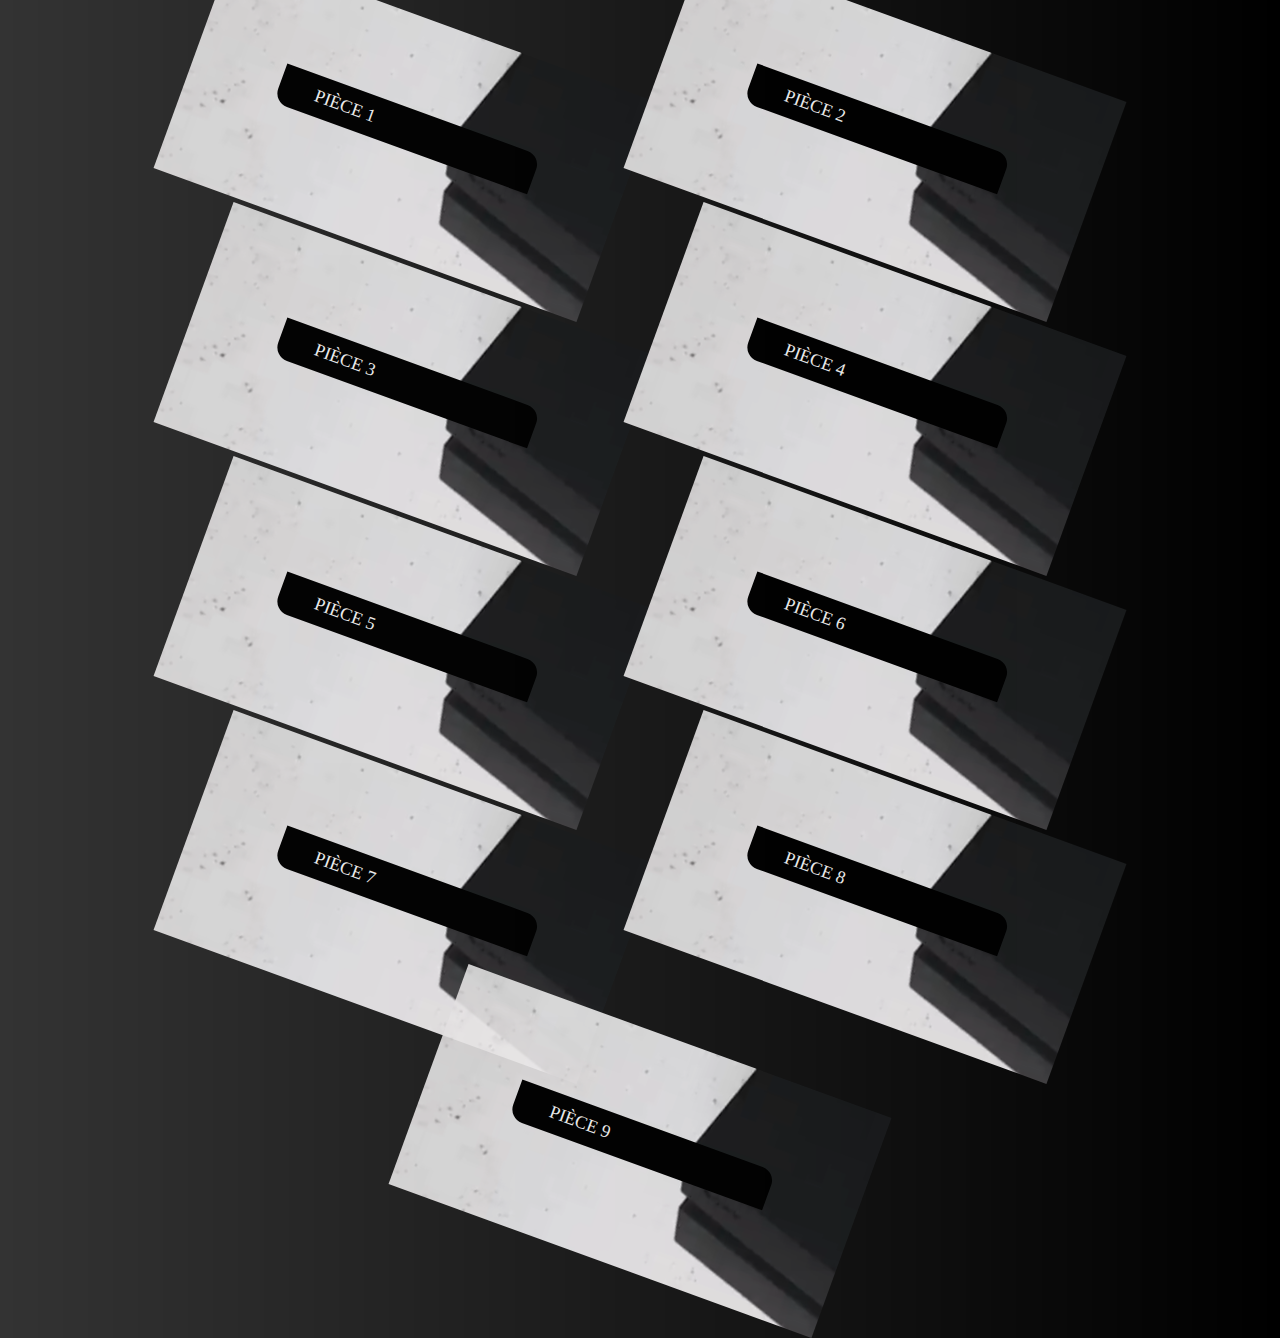
<file: index.html>
<!DOCTYPE html>
<html lang="en">
<head>
    <meta charset="UTF-8">
    <meta http-equiv="X-UA-Compatible" content="IE=edge">
    <meta name="viewport" content="width=device-width, initial-scale=1.0">
    <title>Mon parcour ...</title>
    <style>
        *{
            padding: 0;
            margin: 0;
            box-sizing: border-box;
        }
        body{
            background: linear-gradient(to left, #000, #000c);
            overflow: hidden;
        }
        .content{
            display: flex;
            justify-content: center;
            align-items: center;
            flex-direction: row;
            flex-wrap: wrap;
            margin: 2vh;
            gap: 20px;
        }
        .content .container{
            background: url('fond-tmp.png');
            height: 26vh;
            width: 50vh;
            transition: transform 0.5s;
            cursor: pointer;
            opacity: 90%;
            transform: rotate(20deg);
        }
        .container::after{
            content: '';
            background: #000;
        }
        .container:hover{
            transform: scale(1.1);
            /* background: #000; */
            opacity: 100%;
            z-index: 999;
        }
        .container p{
            background: #000;
            font-size: 18px;
            border-top-right-radius: 0.8em;
            border-bottom-left-radius: 0.8em;
            padding: 10px;
            margin: 10vh;
            transition: 1s;
        }
        .container p:hover{
            transform: scale(1.1);
            height: 100%;
        }
        .container p a{
            position: relative;
            color: #fff;
            left: 1.5em;
            text-transform: uppercase;
            text-decoration: none;
            transition: 0.5s;
            z-index: 99999;
        }
        .container p a:hover{
            color: #000;
            text-decoration: underline;
        }
        .container p span{
            position: absolute;
            display: flex;
            justify-content: center;
            align-items: center;
            color: transparent;
            top: 40px;
            left: 0;
            padding: 4px;
            height: 100%;
            font-size: 10px;
            transform: translateY(-40px);
            transition: 1s;
            flex-wrap: wrap;
            overflow: hidden;
        }
        .container p span:hover{
            background: #5e5e5e42;
            color: #000;
            font-weight: bold;
        }

        .content .container:nth-child(1) p:hover{background: url('1.png') no-repeat;background-size: cover;}
        .content .container:nth-child(2) p:hover{background: url('2.png') no-repeat;background-size: cover;}
        .content .container:nth-child(3) p:hover{background: url('3.png') no-repeat;background-size: cover;}
        .content .container:nth-child(4) p:hover{background: url('4.png') no-repeat;background-size: cover;}
        .content .container:nth-child(5) p:hover{background: url('5.png') no-repeat;background-size: cover;}
        .content .container:nth-child(6) p:hover{background: url('6.png') no-repeat;background-size: cover;}
        .content .container:nth-child(7) p:hover{background: url('7.png') no-repeat;background-size: cover;}
        .content .container:nth-child(8) p:hover{background: url('8.png') no-repeat;background-size: cover;}
        .content .container:nth-child(9) p:hover{background: url('9.png') no-repeat;background-size: cover;}
        
        @media (max-width:480px) {
            body{
                overflow: scroll;
            }
            .content .container{
                transform: rotate(0deg);
            }
        }
    </style>
</head>
<body>
    <div class="content">
        <div class="container">
            <p>
                <a target="_blank" href="1.Cercles-bois/">Pièce 1</a>
                <span>Reproduire l'image du bon-homme de neige.</span>
            </p>
        </div>
        <div class="container">
            <p>
                <a target="_blank" href="2.google-home/google-home.html">Pièce 2</a>
                <span>Reproduire la page d'acceuil de google.</span>
            </p>
        </div>
        <div class="container">
            <p>
                <a target="_blank" href="3.Piano/">Pièce 3</a>
                <span>Reproduire le piano. PS: c'etait bien instructif.</span>
            </p>
        </div>
        <div class="container">
            <p>
                <a target="_blank" href="4.Form-Enq/">Pièce 4</a>
                <span>Répliquer le formulaire d'enquête ci-dessous avec la partie en fond bleu et vous assurant que vos champs sont alignés comme dans l’image (le texte aussi)</span>
            </p>
        </div>
        <div class="container">
            <p>
                <a target="_blank" href="5.Page-Vente/page.html">Pièce 5</a>
                <span>Créer la page d’un produit comme celle-ci, vous pourrez ajouter des éléments comme le prix, le vendeur et autres</span>
            </p>
        </div>
        <div class="container">
            <p>
                <a target="_blank" href="6.Resutat google/page.html">Pièce 6</a>
                <span>Répliquer la page de résultat de recherche de google</span>
            </p>
        </div>
        <div class="container">
            <p>
                <a target="_blank" href="7.Form Arima Hotel/">Pièce 7</a>
                <span>Reproduire la page d'acceuil de Hotel Arina : Formulaire d'inscription</span>
            </p>
        </div>
        <div class="container">
            <p>
                <a target="_blank" href="8.Map-form/">Pièce 8</a>
                <span>Repliquer le formulaire avec google map, je croit :|</span>
            </p>
        </div>
        <div class="container">
            <p>
                <a target="_blank" href="9.Page-Articles/">Pièce 9</a>
                <span>Reproduire la page de presentation d'article. PS: J'avait plus le fichier qui contenais les images a utiliser , je me suis debrouiller </span>
            </p>
        </div>
    </div>
</body>
</html>
</file>
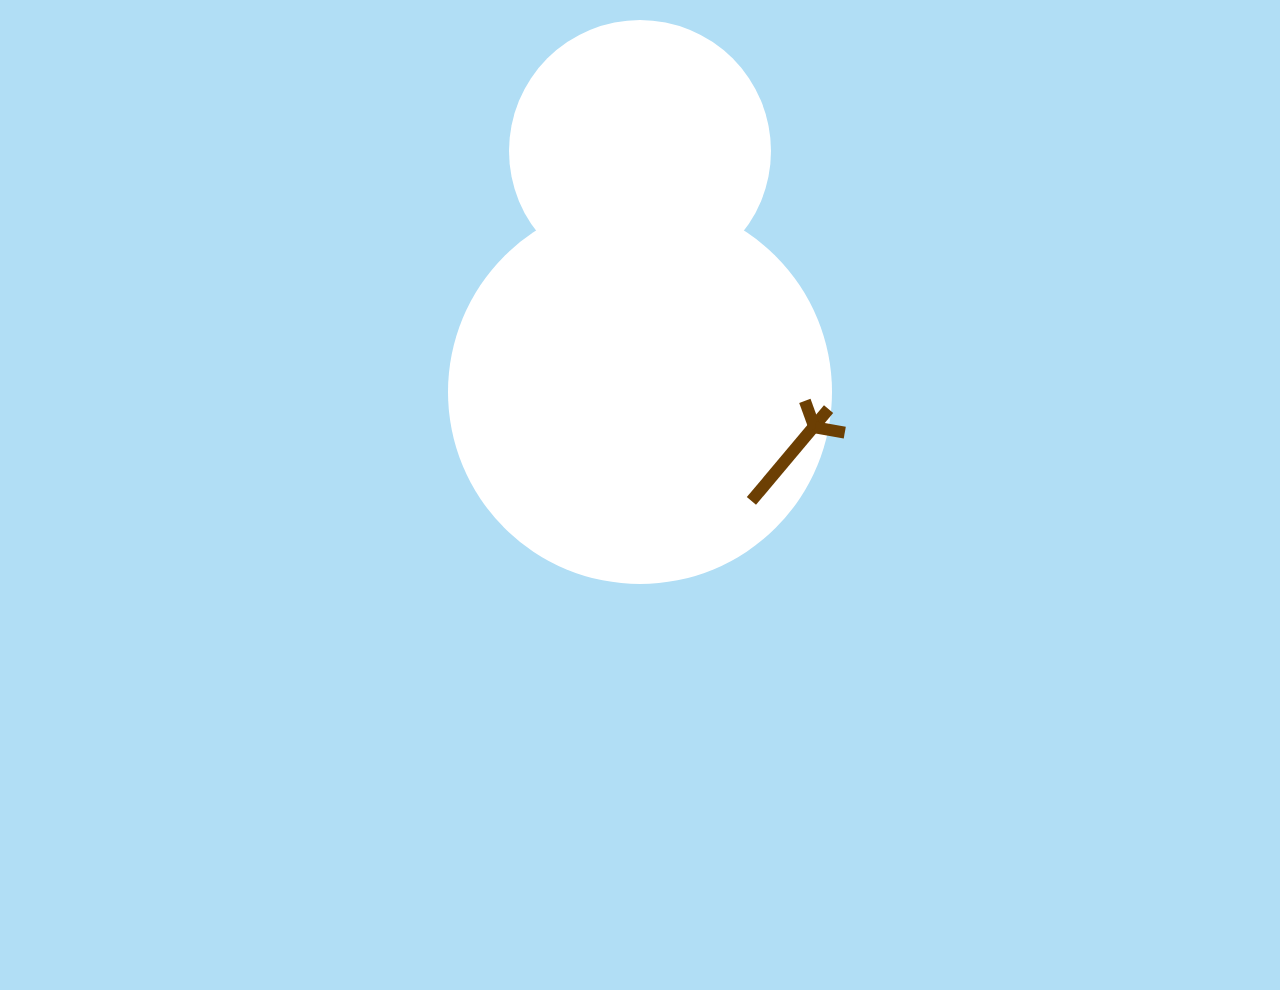
<file: 1.Cercles-bois/index.html>
<!DOCTYPE html>
<html lang="fr">
<head>
    <meta charset="UTF-8">
    <meta http-equiv="X-UA-Compatible" content="IE=edge">
    <meta name="viewport" content="width=device-width, initial-scale=1.0">
    <title>Bonhomme de Neige</title>
    <style>
        *{
            margin: 0;
            padding: 0;
            box-sizing: border-box;
        }
        body{
            display: flex;
            justify-content: center;
            justify-items: center;
            background: #b1def5;
            height: 100hv;
            overflow: hidden;
        }
        .circle{
            position: absolute;
            top: 20px;
            padding: 8.2em;
            border-radius: 100vh;
            background: #fff;
        }
        .circle:nth-child(2){
            transform: translateY(180px);
            padding: 12em;
        }
        .branchs{
            position: relative;
            display: flex;
            justify-content: center;
            align-items: center;
            top: 10vh;
            height: 100vh;
        }
        .branch{
            position: absolute;
            background: #6c3f03;
        }
        .branch:nth-child(1){
            padding: 6px 60px;
            margin: 0 0 170px 300px;
            transform: rotateZ(130deg);
        }
        .branch:nth-child(2){
            padding: 6px 15px;
            margin: 0 0 250px 340px;
            transform: rotateZ(70deg);
        }
        .branch:nth-child(3){
            padding: 6px 15px;
            margin: 0 0 220px 380px;
            transform: rotateZ(190deg);
        }
    </style>
</head>
<body>
    <div class="circle"></div>
    <div class="circle"></div>
    
    <div class="branchs">
        <div class="branch"></div>
        <div class="branch"></div>
        <div class="branch"></div>
    </div>
</body>
</html>
</file>
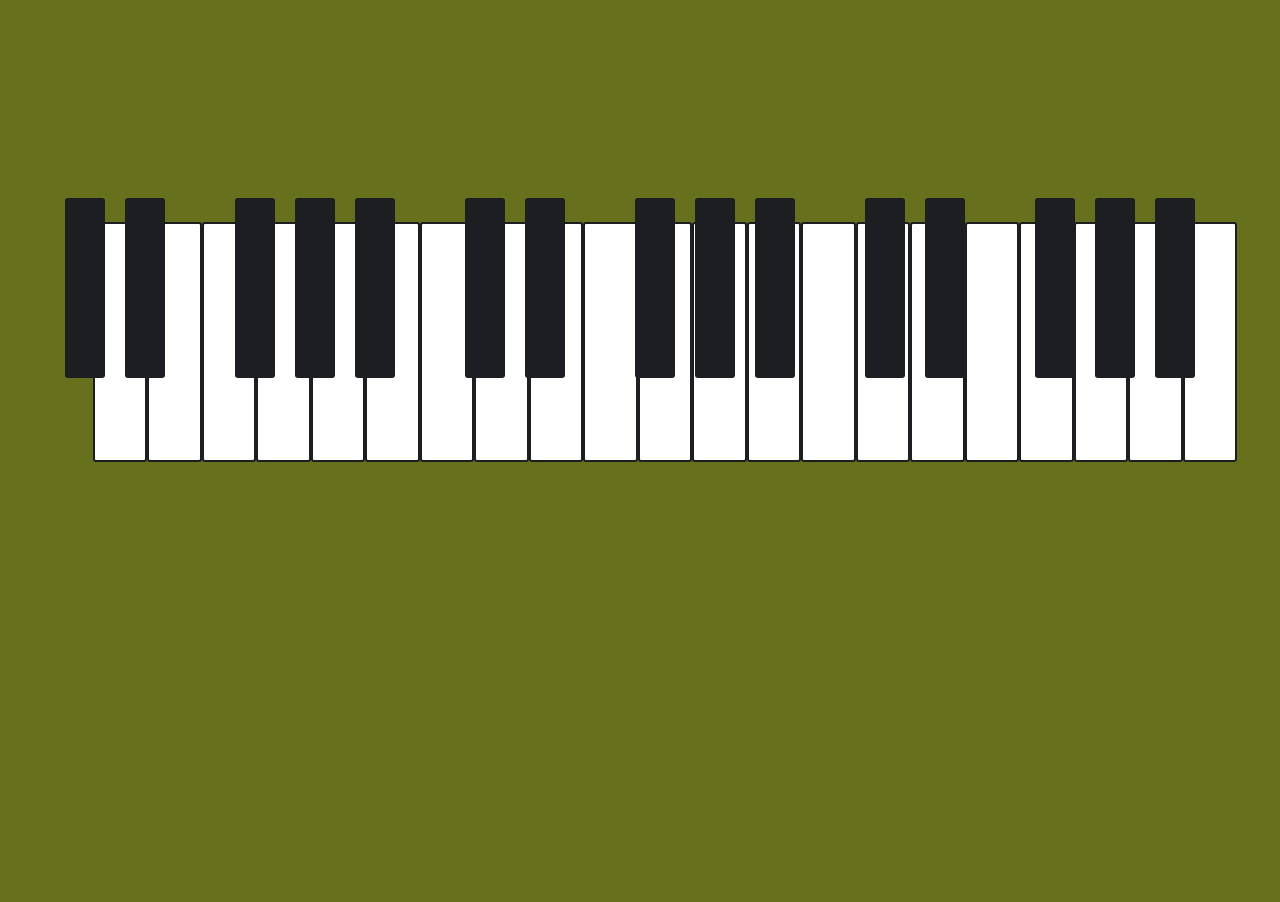
<file: 3.Piano/index.html>
<!DOCTYPE html>
<html lang="en">
<head>
    <meta charset="UTF-8">
    <meta http-equiv="X-UA-Compatible" content="IE=edge">
    <meta name="viewport" content="width=device-width, initial-scale=1.0">
    <title>Piano</title>
    <style>
        *{
            padding: 0;
            margin: 0;
            box-sizing: border-box;
            border: solid transparent 1px;
        }
        body{
            background: #67701d;
            height: 100vh;
            overflow: hidden;
        }
        .content span:hover{
            opacity: 75%;
            cursor: pointer;
        }
        .content{
            position: relative;
            display: flex;
            align-items: center;
            justify-content: center;
            height: 40vh;
            width: 90%;
            top: 10em;
            left: 10vh;
            /* margin: 0 20vh; */
        }
        .touch{
            width: 5em;
            height: 15em;
            background-color: #fff;
            border: solid 2px #1d1e22;
            border-radius: 3px;
        }
        .dieses{
            display: flex;
            position: relative;
            justify-content: center;
            align-items: center;
            left: -38em;
            top: -3.4em;
        }
        .diese-touchs{
            position: absolute;
            display: flex;
        }
        .diese{
            margin: 0 10px;
            width: 2.5em;
            height: 20vh;
            background-color: #1d1e22;
            border-radius: 3px;
            z-index: 1;
        }
        .diese-group{
            display: flex;
            margin-right: 3em;
        }
        .diese-group:last-child{
            margin: 0;
        }

        @media (max-width:480px) {
            .content{
                transform: rotate(90deg);
            }
        }
    </style>
</head>
<body>
    <div class="content">
        <!-- J'sais pas vraiment si c'est necessaire un contener ici -->
        <span class="touch"></span>
        <span class="touch"></span>
        <span class="touch"></span>
        <span class="touch"></span>
        <span class="touch"></span>
        <span class="touch"></span>
        <span class="touch"></span>
        <span class="touch"></span>
        <span class="touch"></span>
        <span class="touch"></span>
        <span class="touch"></span>
        <span class="touch"></span>
        <span class="touch"></span>
        <span class="touch"></span>
        <span class="touch"></span>
        <span class="touch"></span>
        <span class="touch"></span>
        <span class="touch"></span>
        <span class="touch"></span>
        <span class="touch"></span>
        <span class="touch"></span>
        <!-- ...bref je continue -->
    
        <div class="dieses">
            <div class="diese-touchs">
                <div class="diese-group">
                    <span class="diese"></span>
                    <span class="diese"></span>
                </div>
                <div class="diese-group">
                    <span class="diese"></span>
                    <span class="diese"></span>
                    <span class="diese"></span>
                </div>
                <div class="diese-group">
                    <span class="diese"></span>
                    <span class="diese"></span>
                </div>
                <div class="diese-group">
                    <span class="diese"></span>
                    <span class="diese"></span>
                    <span class="diese"></span>
                </div>
                <div class="diese-group">
                    <span class="diese"></span>
                    <span class="diese"></span>
                </div>
                <div class="diese-group">
                    <span class="diese"></span>
                    <span class="diese"></span>
                    <span class="diese"></span>
                </div>
            </div>
        </div>
    </div>
</body>
</html>
</file>
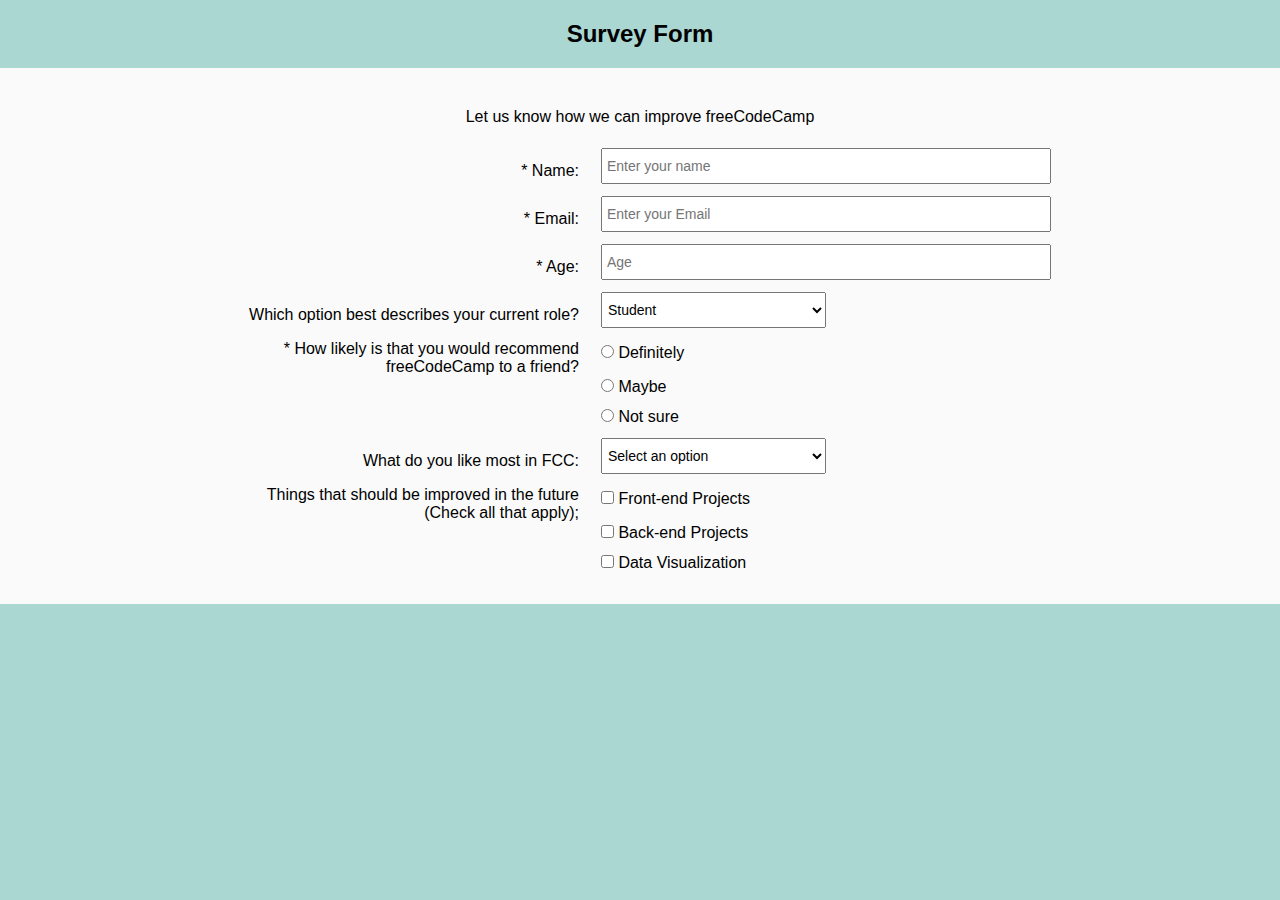
<file: 4.Form-Enq/index.html>
<!DOCTYPE html>
<html lang="fr">
<head>
    <meta charset="UTF-8">
    <meta http-equiv="X-UA-Compatible" content="IE=edge">
    <meta name="viewport" content="width=device-width, initial-scale=1.0">
    <style>
        *{
            padding: 0;
            margin: 0;
            box-sizing: border-box;
        }
        body{
            font-family: 'Gill Sans', 'Gill Sans MT', Calibri, 'Trebuchet MS', sans-serif;
            background: #aad7d2;
            display: flex;
            justify-content: center;
            align-items: center;
            flex-direction: column;
            /* height: 100vh; */
        }
        h2, p{
            text-align: center;
            margin: 20px;
        }
        tr td:nth-child(1){
            text-align: right;
            padding: 0px 20px;
        }
        tr td:nth-child(2){
            padding-bottom: 10px;
        }
        input, select{
            font-size: 14px;
        }
        input[type="text"], input[type="email"], input[type="number"]{
            padding: 8px 4px;
            width: 50vh;
        }
        input[type="radio"], input[type="checkbox"]{
            /* margin: 6px; */
        }
        select{
            padding: 8px 2px;
            width: 25vh;
        }
        table{
            display: flex;
            justify-content: center;
            align-items: center;
            width: 130vh;
        }
        .contain{
            display: flex;
            justify-content: center;
            align-items: center;
            flex-direction: column;
            background: #fafafa;
            padding: 20px 20vh;
            /* height: 100vh; */
        }
    </style>
    <title>Formulaire d'enquete</title>
</head>
<body>
    <h2>Survey Form</h2>
    <div class="contain">
        <p>Let us know how we can improve freeCodeCamp</p>
        <form action="">
            <table>
                <tr>
                    <td>* Name:</td>
                    <td><input type="text" placeholder="Enter your name"></td>
                </tr>
                <tr>
                    <td>* Email:</td>
                    <td><input type="email" placeholder="Enter your Email"></td>
                </tr>
                <tr>
                    <td>* Age:</td>
                    <td><input type="number" placeholder="Age"></td>
                </tr>
                <tr>
                    <td>Which option best describes your current role?</td>
                    <td>
                        <select name="" id="">
                            <option value="student"><label for="student">Student</label></option>
                            <option value="etudiant"><label for="etudiant">Etudiant</label></option>
                            <option value="worket"><label for="worket">Worket</label></option>
                        </select>
                    </td>
                </tr>
                <tr>
                    <td>* How likely is that you would recommend <br> freeCodeCamp to a friend?</td>
                    <td>
                        <input type="radio" name="choise" id="Definitely"><label for="Definitely"> Definitely</label><br>
                    </td>
                </tr>
                <tr>
                    <td></td>
                    <td>
                        <input type="radio" name="choise" id="Maybe"><label for="Maybe"> Maybe</label><br>
                    </td>
                </tr>
                <tr>
                    <td></td>
                    <td>
                        <input type="radio" name="choise" id="Not"><label for="Not"> Not sure</label>
                    </td>
                </tr>
                <tr>
                    <td>What do you like most in FCC:</td>
                    <td>
                        <select name="" id="">
                            <option value="">Select an option</option>
                            <option value="all">All</option>
                            <option value="other">Other</option>
                        </select>
                    </td>
                </tr>
                <tr>
                    <td>Things that should be improved in the future <br>(Check all that apply);</td>
                    <td>
                        <input type="checkbox" name="" id="Front-end"><label for="Front-end"> Front-end Projects</label><br>
                    </td>
                </tr>
                <tr>
                    <td></td>
                    <td>
                        <input type="checkbox" name="" id=" Back-end"><label for=" Back-end"> Back-end Projects</label><br>
                    </td>
                </tr>
                <tr>
                    <td></td>
                    <td>
                        <input type="checkbox" name="" id="Data"><label for="Data"> Data Visualization</label>
                    </td>
                </tr>
            </table>
        </form>
    </div>

</body>
</html>
</file>
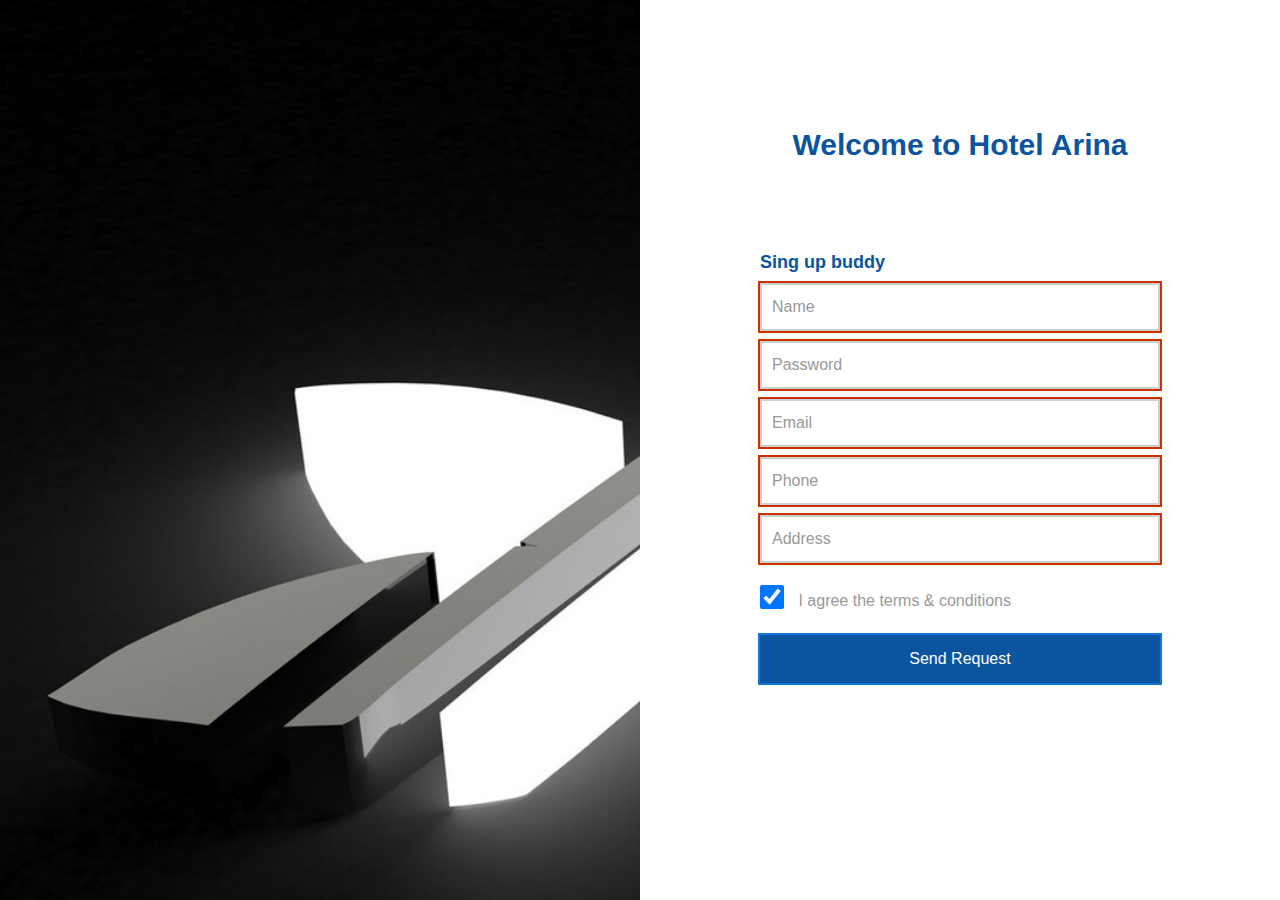
<file: 7.Form Arima Hotel/index.html>
<!DOCTYPE html>
<html lang="en">
<head>
    <meta charset="UTF-8">
    <meta http-equiv="X-UA-Compatible" content="IE=edge">
    <meta name="viewport" content="width=device-width, initial-scale=1.0">
    <title>S'inscrire | ARINA Hotel</title>
    <style>
        *{
            padding: 0;
            margin: 0;
            box-sizing: border-box;
        }
        body{
            font-family: 'Segoe UI', Tahoma, Geneva, Verdana, sans-serif;
        }
        .content{
            display: flex;
            flex-direction: row;
        }
        .content .fasade{
            display: flex;
            justify-content: center;
            align-items: center;
            flex-direction: column;
            background: url("adidas-1336x768.jpg") no-repeat;
            background-size: cover;
            height: 100vh;
            width: 50%;
        }
        .content .form{
            display: flex;
            justify-content: center;
            align-items: center;
            height: 100vh;
            flex-direction: column;
            width: 50%;
        }
        .content .form h2{
            font-size: 30px;
            color: #0b55a0;
        }
        .content .form form{
            display: flex;
            flex-direction: column;
            padding: 10vh 0;
            gap: 10px;
        }
        .content .form form span{
            color: #0b55a0;
            font-size: 18px;
            font-weight: bold;
        }
        .content .form form input{
            width: 25em;
            height: 3em;
            padding: 10px;
            font-size: 16px;
            border: solid 2px #cecece;
        }
        .content .form form input::placeholder{
            color: #999999;
        }
        .content .form form .terms input[type="checkbox"]{
            width: 1.5em;
            outline: none !important;
            cursor: pointer;
        }
        .content .form form .terms input:checked{
            background: transparent;
        }
        .content .form form .terms label{
            position: relative;
            left: 10px;
            bottom: 15px;
            color: #999999;
            cursor: pointer;
        }
        .content .form form input[type="submit"]{
            background: #0b55a0;
            color: #fff;
            border: none;
            transition: 0.5s;
            cursor: pointer;
        }
        .content .form form input[type="submit"]:hover{
            background: #1477da;
        }

        /* Un peu de responsive ;) */
        @media (max-width: 480px) {
            .content .fasade{
                display: none;
            }
            .content .form{
                width: 100%;
            }
        }

        /* Appliquer les conditions sur le style */
        /* Les champs correctement remplis doivent avoir une bordure "bleue" et ceux mals remplis, une bordure "bordeau" */
        input{
            outline: solid 2px #999999;
        }
        input:focus{
            outline: solid 2px #1477da;
            box-shadow: 10px 4px 10px 2px #999999;
        }
        input:valid{
            outline: solid 2px #1477da;
        }
        input:invalid{
            outline: solid 2px #cc3000 !important;
        }
    </style>
</head>
<body>
    <div class="content">
        <div class="fasade"></div>
        <div class="form">
            <h2>Welcome to Hotel Arina</h2>
            <form action="">
                <span>Sing up buddy</span>
                <!-- Tout les champs sont obligatoire "required" ou ".*\S.*" -->
                <input type="text" placeholder="Name" pattern="^(?=.*[A-Z]).{10,}$" required>
                <!-- Le nom commence par une majuscule et doit contenir au moins 10 caracteres -->
                <input type="password" placeholder="Password" pattern="^(?=.*[a-z])(?=.*[A-Z])(?=.*\d).{8,}$" required>
                <!-- Le mot de passe (j'ai vraiment gallerer ici MetaIA ma aider :( , mais bon) doit contenir au moins une lettre majuscule, au moins une lettre minuscule, au moins un chiffre et contenir au moins 8 caractères -->
                <input type="email" placeholder="Email" pattern="^[a-z0-9._%+-]+@webcodepath\.com$" required>
                <!-- L’email doit se terminer par “@webcodepath.com” et ne doit contenir aucune majuscule -->
                <input type="tel" placeholder="Phone" pattern="[0-9]*" required>
                <!-- Le champ “phone” ne doit contenir que des chiffres -->
                <input type="text" placeholder="Address" required>
                <div class="terms">
                    <!-- La checkbox doit être cochée d’office "checked" -->
                    <input type="checkbox" id="support" checked required><label for="support"> I agree the terms & conditions</label>
                </div>
                <input type="submit" value="Send Request">
            </form>
        </div>
    </div>
</body>
</html>
</file>
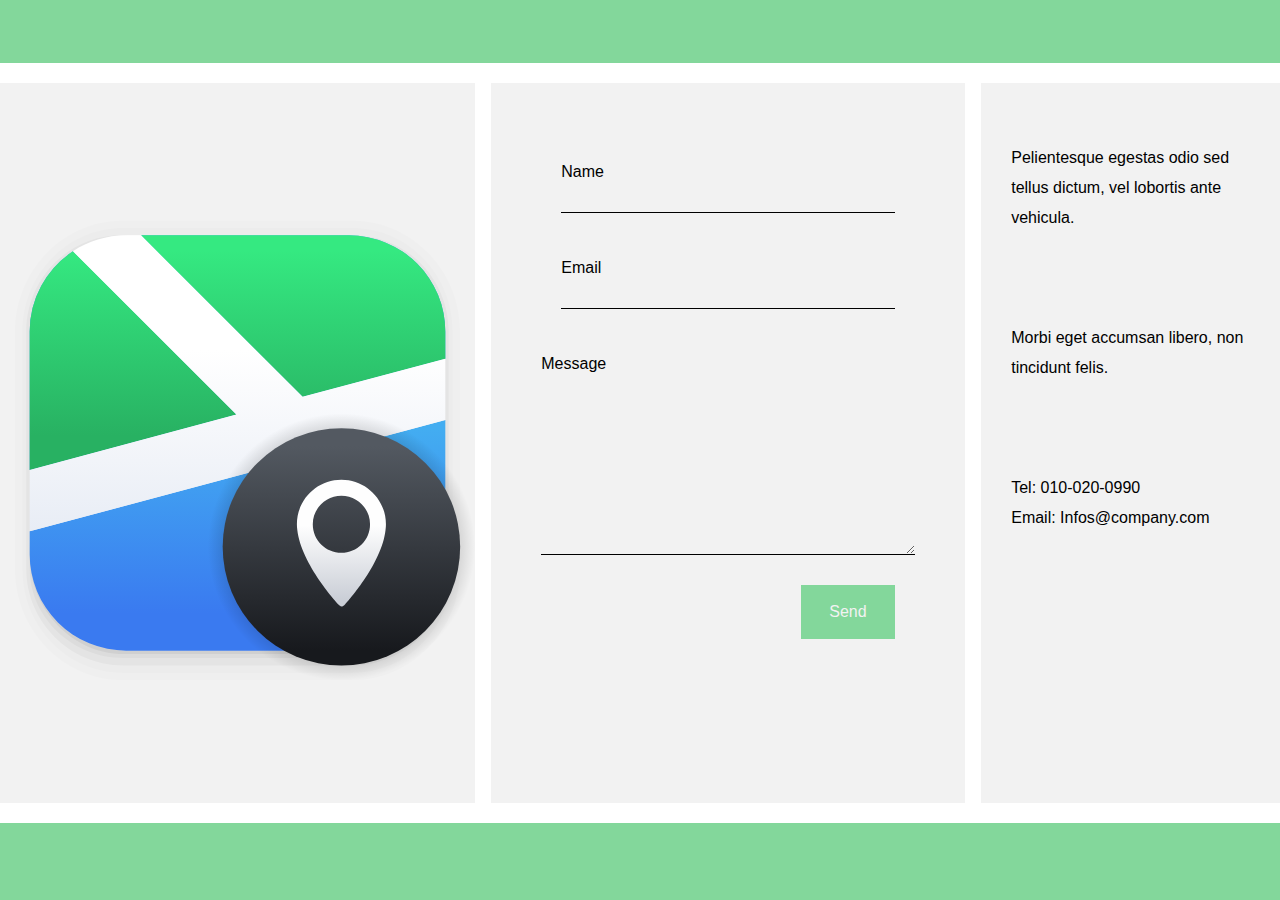
<file: 8.Map-form/index.html>
<!DOCTYPE html>
<html lang="en">
<head>
    <meta charset="UTF-8">
    <meta http-equiv="X-UA-Compatible" content="IE=edge">
    <meta name="viewport" content="width=device-width, initial-scale=1.0">
    <title>Commentaire</title>
    <style>
        *{
            margin: 0;
            padding: 0;
            box-sizing: border-box;
        }
        body{
            font-family: 'Lucida Sans', 'Lucida Sans Regular', 'Lucida Grande', 'Lucida Sans Unicode', Geneva, Verdana, sans-serif;
            background-color: #83d79b;
        }
        .content{
            position: relative;
            display: flex;
            flex-direction: row;
            background-color: #fff;
            top: 7vh;
            padding: 20px 0;
            gap: 1em;
        }
        .content .container{
            background-color: #f2f2f2;
            height: 80vh;
            width: 100%;
        }
        .container img{
            height: 100%;
            width: 100%;
        }
        .container form{
            position: relative;
            display: flex;
            justify-content: center;
            align-items: center;
            flex-direction: column;
            top: 10vh;
            gap: 3.5em;
        }
        .container form input:not(input[type="submit"]), form textarea{
            background: transparent;
            border: none;
            border-bottom: solid 1px #000;
            padding: 12px;
            width: 25em;
            outline: none;
        }
        .container form textarea{
            height: 20vh;
            width: 28em;
            transform: translateY(10px);
        }
        input:focus, textarea:focus{
            transform: translateY(10px);
        }
        .container form label{
            position: absolute;
            transition: transform 0.5;
            transform: translateY(-10px);
        }
        .container form .champ{
            /* background: #fff; */
        }
        form input[type="submit"]{
            position: relative;
            left: 7.5em;
            font-size: 16px;
            padding: 18px 28px;
            background-color: #83d79b;
            border: none;
            color: #f2f2f2;
            transform: translateY(-20px);
            cursor: pointer;
        }
        .container:nth-child(3){
            line-height: 30px;
            width: 55%;
            padding: 30px;
        }
        .container .text{
            margin-top: 30px;
            display: flex;
            flex-direction: column;
            justify-content: center;
            align-items: flex-start;
            gap: 10vh;
        }

        @media (max-width: 480px) {
            .content{
            flex-direction: column;
            }
        .container:nth-child(3){
            width: 100%;
        }
        }
    </style>
</head>
<body>
    <div class="content">
        <div class="container">
            <img src="web-google-maps.svg" alt="">
        </div>
        <div class="container">
            <form action="">
                <div class="champ">
                    <label for="Name">Name</label><input type="text" id="Name">
                </div>
                <div class="champ">
                    <label for="Email">Email</label><input type="email" id="Email">
                </div>
                <div class="champ">
                    <label for="Message">Message</label><textarea id="Message" cols="30" rows="10"></textarea>
                </div>
                <input type="submit" value="Send">
            </form>
        </div>
        <div class="container">
            <div class="text">
                <p>Pelientesque egestas odio sed tellus dictum, vel lobortis ante vehicula.</p>
                <p>Morbi eget accumsan libero, non tincidunt felis.</p>
                <p>Tel: 010-020-0990 <br>
                Email: Infos@company.com</p>
            </div>
        </div>
    </div>
</body>
</html>
</file>
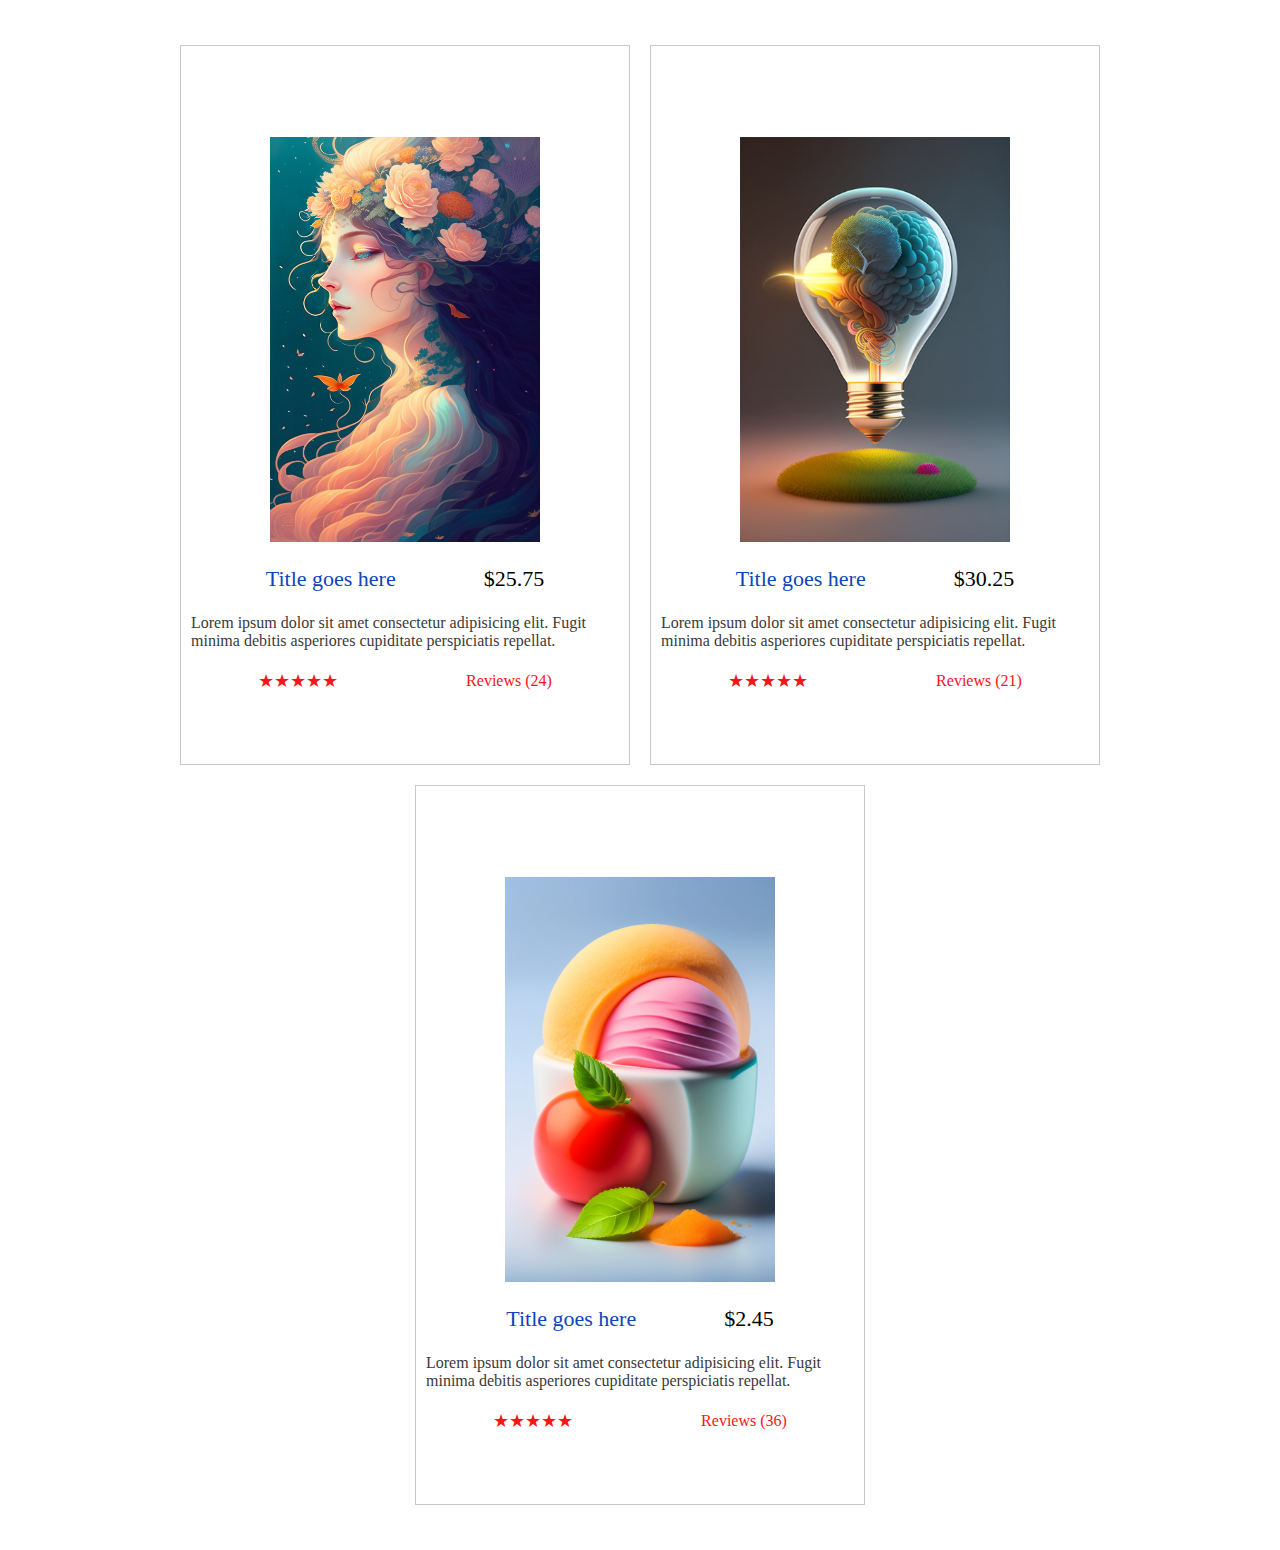
<file: 9.Page-Articles/index.html>
<!DOCTYPE html>
<html lang="en">
<head>
    <meta charset="UTF-8">
    <meta http-equiv="X-UA-Compatible" content="IE=edge">
    <meta name="viewport" content="width=device-width, initial-scale=1.0">
    <title>Aliko - Un choix, le votre</title>
    <style>
        *{
            padding: 0;
            margin: 0;
            box-sizing: border-box;
            /* border: solid red 1px; */
        }
        body{
            font-family: Cambria, Cochin, Georgia, Times, 'Times New Roman', serif;
        }
        .content{
            display: flex;
            justify-content: center;
            align-items: center;
            flex-direction: row;
            flex-wrap: wrap;
            height: 100%;
            margin: 5vh;
            gap: 20px;
        }
        .content .container{
            display: flex;
            justify-content: center;
            align-items: center;
            flex-direction: column;
            border: solid 1px #c9c9c9;
            height: 80vh;
            width: 50vh;
        }
        .container .fond{
            padding: 0.5em;
        }
        .container .fond img{
            height: auto;
            width: 30vh;
        }
        .container .infos-prod{
            display: flex;
            flex-direction: row;
            justify-content: center;
            align-items: center;
            padding: 12px;
            font-size: 22px;
            gap: 4em;
        }
        .container .infos-prod p{
            color: #0e45bd;
        }
        .container .descrip-prod{
            padding: 10px;
        }
        .container .descrip-prod p{
            color: #3a3a3a;
        }
        .container .eval-prod{
            position: relative;
            display: flex;
            justify-content: space-around;
            align-items: center;
            flex-direction: row;
            top: 10px;
            gap: 8em;
        }
        .container .eval-prod span.star{
            color: #f81515;
            font-size: 18px;
        }
        .container .eval-prod span.star::before{
            content: "\2605\2605\2605\2605";
        }
        .container .eval-prod p{
            color: #f81515;
            cursor: pointer;
        }
    </style>
</head>
<body>
    <!-- J'avais plus les iamges d'origine, j'ai pense d'abord faire des screen de celle sur le PDF mais... non non non ! J'ai rajouter des image open source d'IA -->
    <div class="content">
        <div class="container">
            <div class="fond">
                <img src="img1.jpg" alt="fond">
            </div>
            <div class="infos-prod">
                <p>Title goes here</p>
                <span>$25.75</span>
            </div>
            <div class="descrip-prod">
               <p>Lorem ipsum dolor sit amet consectetur adipisicing elit. Fugit minima debitis asperiores cupiditate perspiciatis repellat.</p>
            </div>
            <div class="eval-prod">
                <span class="star">&#9733</span>
                <p>Reviews (24)</p>
            </div>
        </div>
        <div class="container">
            <div class="fond">
                <img src="img2.jpg" alt="fond">
            </div>
            <div class="infos-prod">
                <p>Title goes here</p>
                <span>$30.25</span>
            </div>
            <div class="descrip-prod">
               <p>Lorem ipsum dolor sit amet consectetur adipisicing elit. Fugit minima debitis asperiores cupiditate perspiciatis repellat.</p>
            </div>
            <div class="eval-prod">
                <span class="star">&#9733</span>
                <p>Reviews (21)</p>
            </div>
        </div>
        <div class="container">
            <div class="fond">
                <img src="img3.jpg" alt="fond">
            </div>
            <div class="infos-prod">
                <p>Title goes here</p>
                <span>$2.45</span>
            </div>
            <div class="descrip-prod">
               <p>Lorem ipsum dolor sit amet consectetur adipisicing elit. Fugit minima debitis asperiores cupiditate perspiciatis repellat.</p>
            </div>
            <div class="eval-prod">
                <span class="star">&#9733</span>
                <p>Reviews (36)</p>
            </div>
        </div>
    </div>
</body>
</html>
</file>
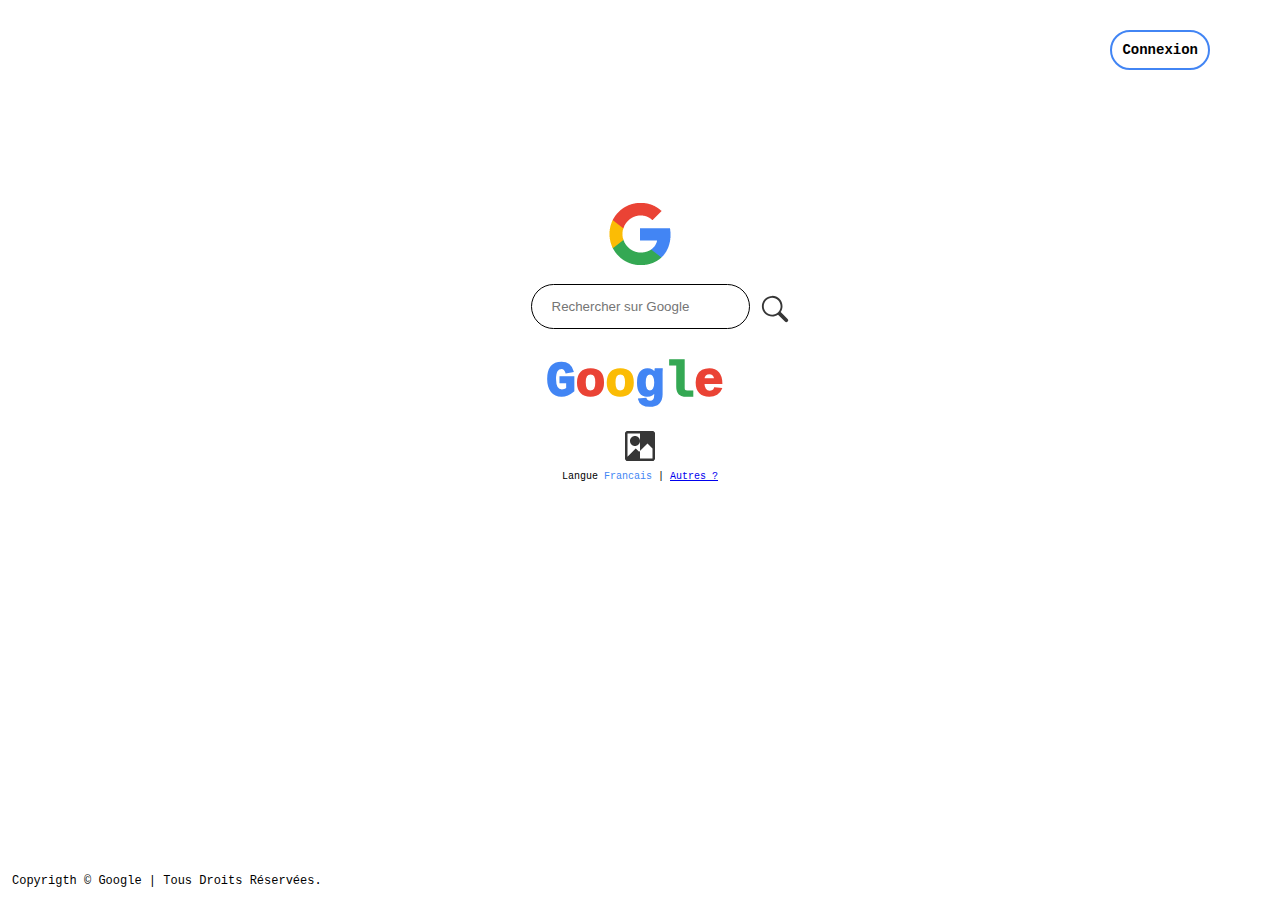
<file: 2.google-home/google-home.html>
<!DOCTYPE html>
<html lang="en">
<head>
    <meta charset="UTF-8">
    <meta http-equiv="X-UA-Compatible" content="IE=edge">
    <meta name="viewport" content="width=device-width, initial-scale=1.0">
    <link rel="shortcut icon" href="HxA-Google.scale-200.png" type="image/x-icon">
    <title>Rechercher sur Google</title>
    <style>
        *{
            margin: 0;
            padding: 0;
            box-sizing: border-box;
            /* border: solid red 1px; */
        }
        @keyframes appear {
            from{
                opacity: 0;
                clip-path: inset(100% 100% 0 0);
                /* transform: translateX(-100px); */
                /* scale: 0.5; */
            }
            to{
                opacity: 1;
                clip-path: inset(0 0 0 0);
                /* transform: translateX(0px); */
                /* scale: 1; */	
            }
        }
        .logo{
            animation: appear 0.6s linear;
        }
        body{
            font-family: 'Courier New', Courier, monospace;
        }
        .link:hover{
            color: #4285f4;
        }
        .head{
            display: flex;
            justify-content: end;
            align-items: flex-end;
        }
        .head span{
            font-size: 14px;
            font-weight: bold;
            padding: 10px;
            margin: 30px 70px 0 0;
            border-radius: 5vh;
            border: solid 2px #4285f4;
        }
        .head span.link:hover{
            color: #fff;
            background: #4285f4;
            cursor: pointer;
        }
        .main:not(.name){
            display: flex;
            align-items: center;
            justify-content: center;
            flex-direction: column;
            height: 34rem;
        }
        .main .logo{
            position: relative;
            margin-bottom: 2vh;
        }
        .main .name{
            margin: 15px;
            user-select: none;
        }
        .main .name span{
            font-size: 50px;
            font-weight: 1000;
            margin: 0 0 0 -10px;
        }
        .main .search input{
            margin-bottom: 10px;
            padding: 14px 20px;
            border: solid 1px;
            border-radius: 50px;
        }
        .main .search img{
            position: absolute;
            height: 30px;
            margin: 10px;
            /* border: solid 1px #181818; */
        }
        .main .name span{
            color: var(--clr);
        }
        .main .link-img{
            border-radius: 100vh;
        }
        .main .lang{
            font-size: 10px;
        }
        .lang span{
            color: #4285f4;
        }
        footer{
            position: absolute;
            display: flex;
            justify-content: space-around;
            font-size: 12px;
            bottom: 0;
            margin: 1em;
        }
        .hide{
            display: none;
        }
    </style>
</head>
<body>
    <div class="head">
        <span class="link" title="Mon compte">Connexion</span>
    </div>
    <div class="main">
        <img src="HxA-Google.scale-200.png" alt="google" class="logo">
        <p class="hide">By @minisch025</p>
        <div class="search">
            <input type="text" placeholder="Rechercher sur Google"> <a href="#" class="link"><img src="folder-saved-search.svg" alt=""></a>
        </div>
        <div class="name">
            <span style="--clr:#4285f4;">G</span>
            <span style="--clr:#ea4335;">o</span>
            <span style="--clr:#fbbc05;">o</span>
            <span style="--clr:#4285f4;">g</span>
            <span style="--clr:#34a853;">l</span>
            <span style="--clr:#ea4335;">e</span>
        </div>
        <a href="" class="link"><img src="i.svg" alt="" height="40" class="link-img" title="Aller sur google image"></a>
        <p class="lang">Langue <span title="fr-FR">Francais</span> | <a href="#" class="link" title="Other language ?">Autres ?</a></p>
    </div>
    <footer>
        <p>Copyrigth © Google  |   Tous Droits Réservées.</p>
    </footer>
</body>
</html>
</file>
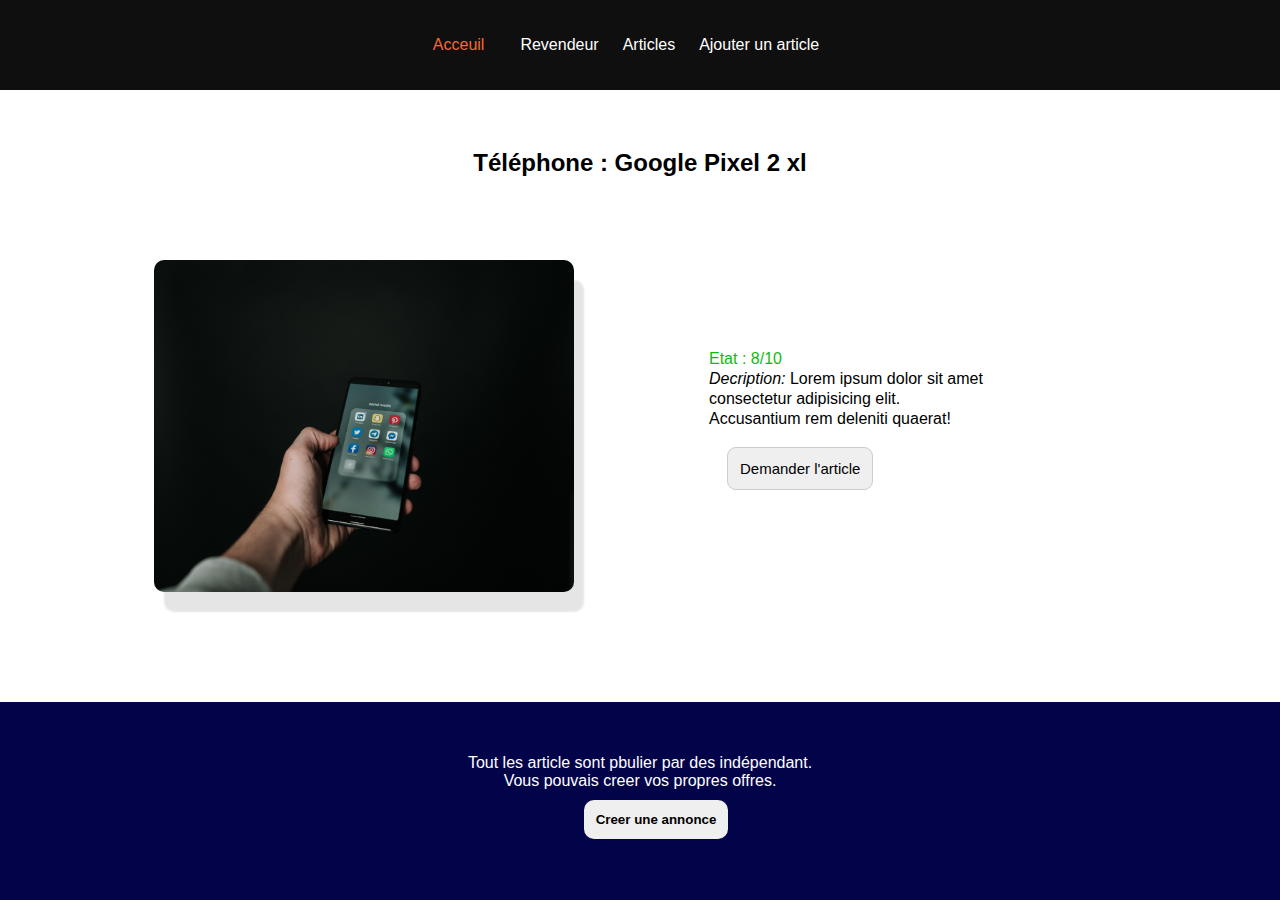
<file: 5.Page-Vente/page.html>
<!DOCTYPE html>
<html lang="fr">
<head>
    <meta charset="UTF-8">
    <meta http-equiv="X-UA-Compatible" content="IE=edge">
    <meta name="viewport" content="width=device-width, initial-scale=1.0">
    <link rel="stylesheet" href="style.css">
    <title>Acheter cette article</title>
</head>
<body>
    <div class="content">
        <nav>
            <ul>
                <li><a href="#" class="active">Acceuil</a></li>
                <li><a href="#">Revendeur</a></li>
                <li><a href="#">Articles</a></li>
                <li><a href="#">Ajouter un article</a></li>
            </ul>
        </nav>
        <div class="container">
            <h2>Téléphone : Google Pixel 2 xl</h2>
            <div class="article">
                <div class="pic-artcle">
                    <img src="pexels-magnus-mueller-2818118.jpg" alt="atcle">
                </div>
                <div class="describ-artcle">
                    <span>Etat : 8/10 </span>
                    <p><em>Decription:</em> Lorem ipsum dolor sit amet consectetur adipisicing elit. Accusantium rem deleniti quaerat!</p>
                    <button class="comd-artcl">Demander l'article</button>
                </div>
            </div>
        </div>
        <div class="ending">
            <p>Tout les article sont pbulier par des indépendant.</p>
            <p>Vous pouvais creer vos propres offres. <button>Creer une annonce</button></p>
        </div>
    </div>
</body>
</html>
</file>
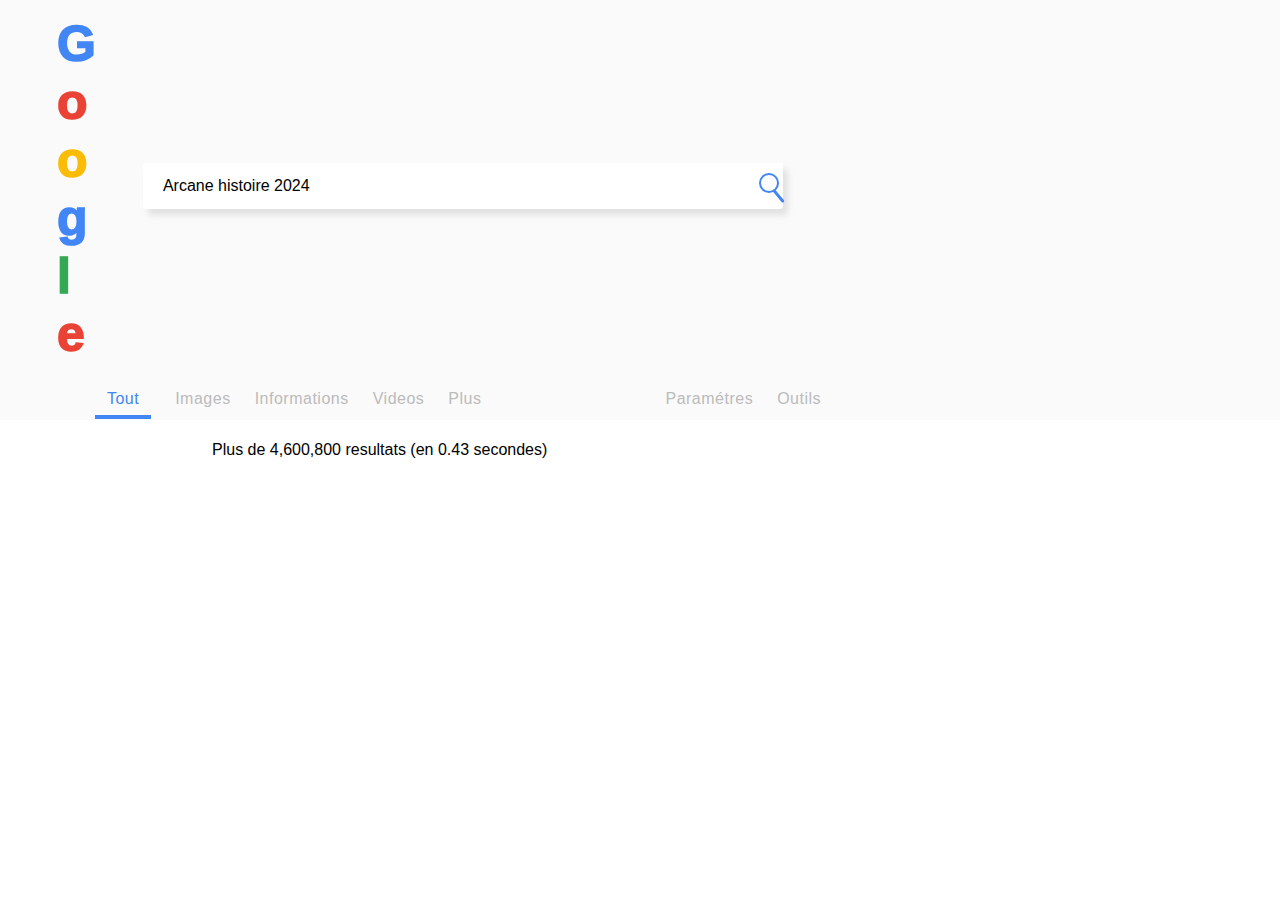
<file: 6.Resutat google/page.html>
<!DOCTYPE html>
<html lang="en">
<head>
    <meta charset="UTF-8">
    <meta http-equiv="X-UA-Compatible" content="IE=edge">
    <meta name="viewport" content="width=device-width, initial-scale=1.0">
    <link rel="shortcut icon" href="HxA-Google.scale-200.png" type="image/x-icon">
    <title>Résultat de la recherche : Arcane histoire 2024</title>
    <style>
        *{
            padding: 0;
            margin: 0;
            box-sizing: border-box;
            /* border: solid red 1px; */
        }
        body{
            font-family:'Franklin Gothic Medium', 'Arial Narrow', Arial, sans-serif;
        }
        .container{
            display: flex;
            flex-direction: column;
            height: 100vh;
            width: 100%;
            transition: 0.5s;
        }
        .container .name{
            position: relative;
            margin: 15px;
            left: 3em;
            user-select: none;
        }
        .container .name span{
            font-size: 50px;
            font-weight: 1000;
            margin: 0 0 0 -6px;
        }
        .container .name span{
            color: var(--clr);
        }
        .container nav{
            display: flex;
            flex-direction: column;
            background-color: #fafafa;
        }
        .container .nav-up{
            display: flex;
        }
        .nav-up .search{
            display: flex;
            justify-content: center;
            align-items: center;
            margin-left: 25em;
            margin-top: -0.4em;
        }
        .nav-up .search input{
            position: absolute;
            padding: 14px 20px;
            font-size: 16px;
            width: 50%;
            box-shadow: 5px 6px 6px rgba(0, 0, 0, 0.1);
            border: solid #0000000a 0.2em;
            border-radius: 0.2em;
            border: none;
            z-index: 0;
        }
        .nav-up .btn-search{
            position: relative;
            cursor: pointer;
            top: -0.8em;
            left: 18.5em;
            z-index: 1;
        }
        .nav-up .search .circle-btn-search{
            left: 62%;
            position: absolute;
            padding: 0.5em;
            border-radius: 50%;
            border: 2px solid var(--clr);
        }
        .nav-up .search .bra-btn-search::after{
            content: "";
            position: absolute;
            top: 0.8em;
            left: 1em;
            width: 3px;
            height: 1em;
            border-radius: 20vh;
            background-color: var(--clr);
            transform: rotate(-40deg);
        }
        .container .nav-down{
            display: flex;
            justify-content: center;
            align-items: center;
        }
        .nav-down ul{
            position: relative;
            display: flex;
            flex-direction: row;
            left: -18vh;
            list-style: none;
            transition: 0.5s;
            transform: translateX(-20px);
        }
        .nav-down ul li{
            padding: 12px;
        }
        .nav-down ul li:nth-child(5){
            position: relative;
            margin-right: 10em;
        }
        .nav-down ul li a{
            text-decoration: none;
            font-size: 16px;
            letter-spacing: 0.5px;
            color: #bbbbbb;
        }
        .nav-down ul li a.active{
            color: #4285f4;
            padding: 8px 12px;
            border-bottom: solid #4285f4 4px;
        }
        .nav-down ul li a:hover{
            color: #4285f4;
        }
        .container .main{
            height: 100vh;
            padding: 5px 20px;
            margin: 1em 15%;
        }
        .google-account{
            display: flex;
            flex-direction: row;
            margin-top: 10px;
            margin-left: 90vh;
            z-index: 000;
        }
        .google-account img{
            position: relative;
            height: 25px;
            width: 25px;
            margin: 1em;
            cursor: pointer;
        }

        @media (max-width:480px) {
            .container .main {
                padding: 5px 10px;
                margin: 1em 5%;
            }
            .container .name{
                display: flex;
                position: relative;
                left: 0;
                letter-spacing: 4px;
            }
            .container .search{
                display: block;
                margin: 0;
                margin-top: 1.6em;
            }
            .container .search input{
                width: 19em;
                padding-right: 3.3em;
            }
            .container .btn-search{
                top: 10px;
                left: 16.5em;
            }
            .nav-up .account{
                display: none;
            }
            .container .nav-down{
                display: block;
            }
            .nav-down ul{
                gap: 10px;
                left: 20px;
            }
            .nav-down ul li{
                padding: 10px 0;
            }
            .nav-down ul li:nth-child(5) {
                position: relative;
                margin-right: 1rem;
            }
        }
    </style>
</head>
<body>
    <div class="container">
        <nav>
            <div class="nav-up">
                <div class="name">
                    <span style="--clr:#4285f4;">G</span>
                    <span style="--clr:#ea4335;">o</span>
                    <span style="--clr:#fbbc05;">o</span>
                    <span style="--clr:#4285f4;">g</span>
                    <span style="--clr:#34a853;">l</span>
                    <span style="--clr:#ea4335;">e</span>
                </div>
                <div class="search">
                    <input type="text" value="Arcane histoire 2024">
                    <div class="btn-search">
                        <span class="circle-btn-search bra-btn-search" style="--clr:#4285f4;"></span>
                    </div>
                </div>
                <div class="account">
                    <div class="google-account">
                        <img src="grip-vertical.svg" alt="">
                        <img src="bell.svg" alt="">
                        <img src="circle-user.svg" alt="">
                    </div>
                </div>
            </div>
            <div class="nav-down">
                <ul>
                    <li><a href="#" class="active">Tout</a></li>
                    <li><a href="#">Images</a></li>
                    <li><a href="#">Informations</a></li>
                    <li><a href="#">Videos</a></li>
                    <li><a href="#">Plus</a></li>
                    <li><a href="#">Paramétres</a></li>
                    <li><a href="#">Outils</a></li>
                </ul>
            </div>
        </nav>
        <div class="main">
            <span>Plus de 4,600,800 resultats (en 0.43 secondes)</span>
        </div>
    </div>
</body>
</html>
</file>
<file: 5.Page-Vente/style.css>
*{
    margin: 0;
    padding: 0;
    box-sizing: border-box;
    /* border: solid red 1px; */
}
body{
    font-family: 'Gill Sans', 'Gill Sans MT', Calibri, 'Trebuchet MS', sans-serif;
    display: flex;
    justify-content: center;
    align-items: center;
}
button{
    transition: 0.5s;
    cursor: pointer;
}
.content{
    display: flex;
    flex-direction: row;
    height: 100vh;
}
.content nav{
    position: fixed;
    width: 100%;
    height: 10%;
    display: flex;
    justify-content: center;
    align-items: center;
    flex-direction: column;
    background: #0f0f0f;
    color: #fff;
    z-index: 999;
}
nav ul{
    display: flex;
    flex-direction: row;
    list-style: none;
    transition: 0.5s;
    transform: translateX(-20px);
}
nav ul li{
    padding: 12px;
}
nav ul li a{
    text-decoration: none;
    font-size: 16px;
    color: #fff;
    transition: 0.5s;
}
nav ul li a.active{
    color: #f7673b;
    padding: 12px;
}
nav ul li a:hover{
    color: #f7673b;
}

.container{
    display: flex;
    justify-content: center;
    align-items: center;
    flex-direction: column;
    position: relative;
    margin-top: -14vh;
    transition: 0.5s;
}
.container h2{
    margin: 3vh;
}
.container .article{
    margin: 0 16vh;
    padding: 10px;
    display: flex;
    justify-content: center;
    align-items: center;
    flex-direction: row;
}
.container .pic-artcle img{
    border-radius: 10px;
    width: 420px;
}
.container .pic-artcle img{
    box-shadow: 10px 20px 2px 0 rgba(0, 0, 0, 0.1);
}
.container .article .describ-artcle{
    padding: 10vh;
    margin: 5vh;
    line-height: 20px;
}
.describ-artcle:hover{
    background: #ececec;
}
.container .article .describ-artcle span{
    color: #13b913;
}
.container .article .describ-artcle button{
    border: 1px solid #ccc;
    border-radius: 1vh;
    font-size: 15px;
    padding: 12px;
    margin: 2vh;
}

.ending{
    display: flex;
    justify-content: center;
    align-items: center;
    flex-direction: column;
    background: #020349;
    color: #fff;
    font-size: 16px;
    position: fixed;
    height: 22vh;
    width: 100%;
    bottom: 0;
}
.ending button{
    padding: 12px;
    display: block;
    margin: 10px;
    border: none;
    transform: translateX(70px);
    border-radius: 10px;
    font-weight: 700;
    cursor: pointer;
}
.ending button:hover{
    background: #f7673b;
    color: #000;
}

@media (max-width: 480px) {
    .content{
        overflow: hidden;
    }
    .content nav{
        position: fixed;
        width: 40%;
        background: #000;
        height: 100vh;
        opacity: 10%;
    }
    .content nav:hover{
        opacity: 100%;
    }
    nav ul{
        display: flex;
        flex-direction: column;
        position: relative;
        top: -24em;
        transition: 0.5s;
    }
    nav ul li{
        position: relative;
        left: 2.5em;
        padding: 14px;
        margin-left: 10px;
    }
    nav ul li a.active{
        background: #f7673b;
        padding: 1.4vh 8vh;
        color: #ececec;
    }
    .container{
        position: relative;
        top: -8em;
        left: -9em;
        margin-top: 0;
    }
    .container .article .describ-artcle{
        padding: 1vh;
        margin: 5vh;
        line-height: 20px;
    }
    .container .article{
        display: flex;
        justify-content: center;
        align-items: center;
        flex-direction: column;
    }
    .ending{
        left: 0;
        z-index: 999;
    }
}
</file>
